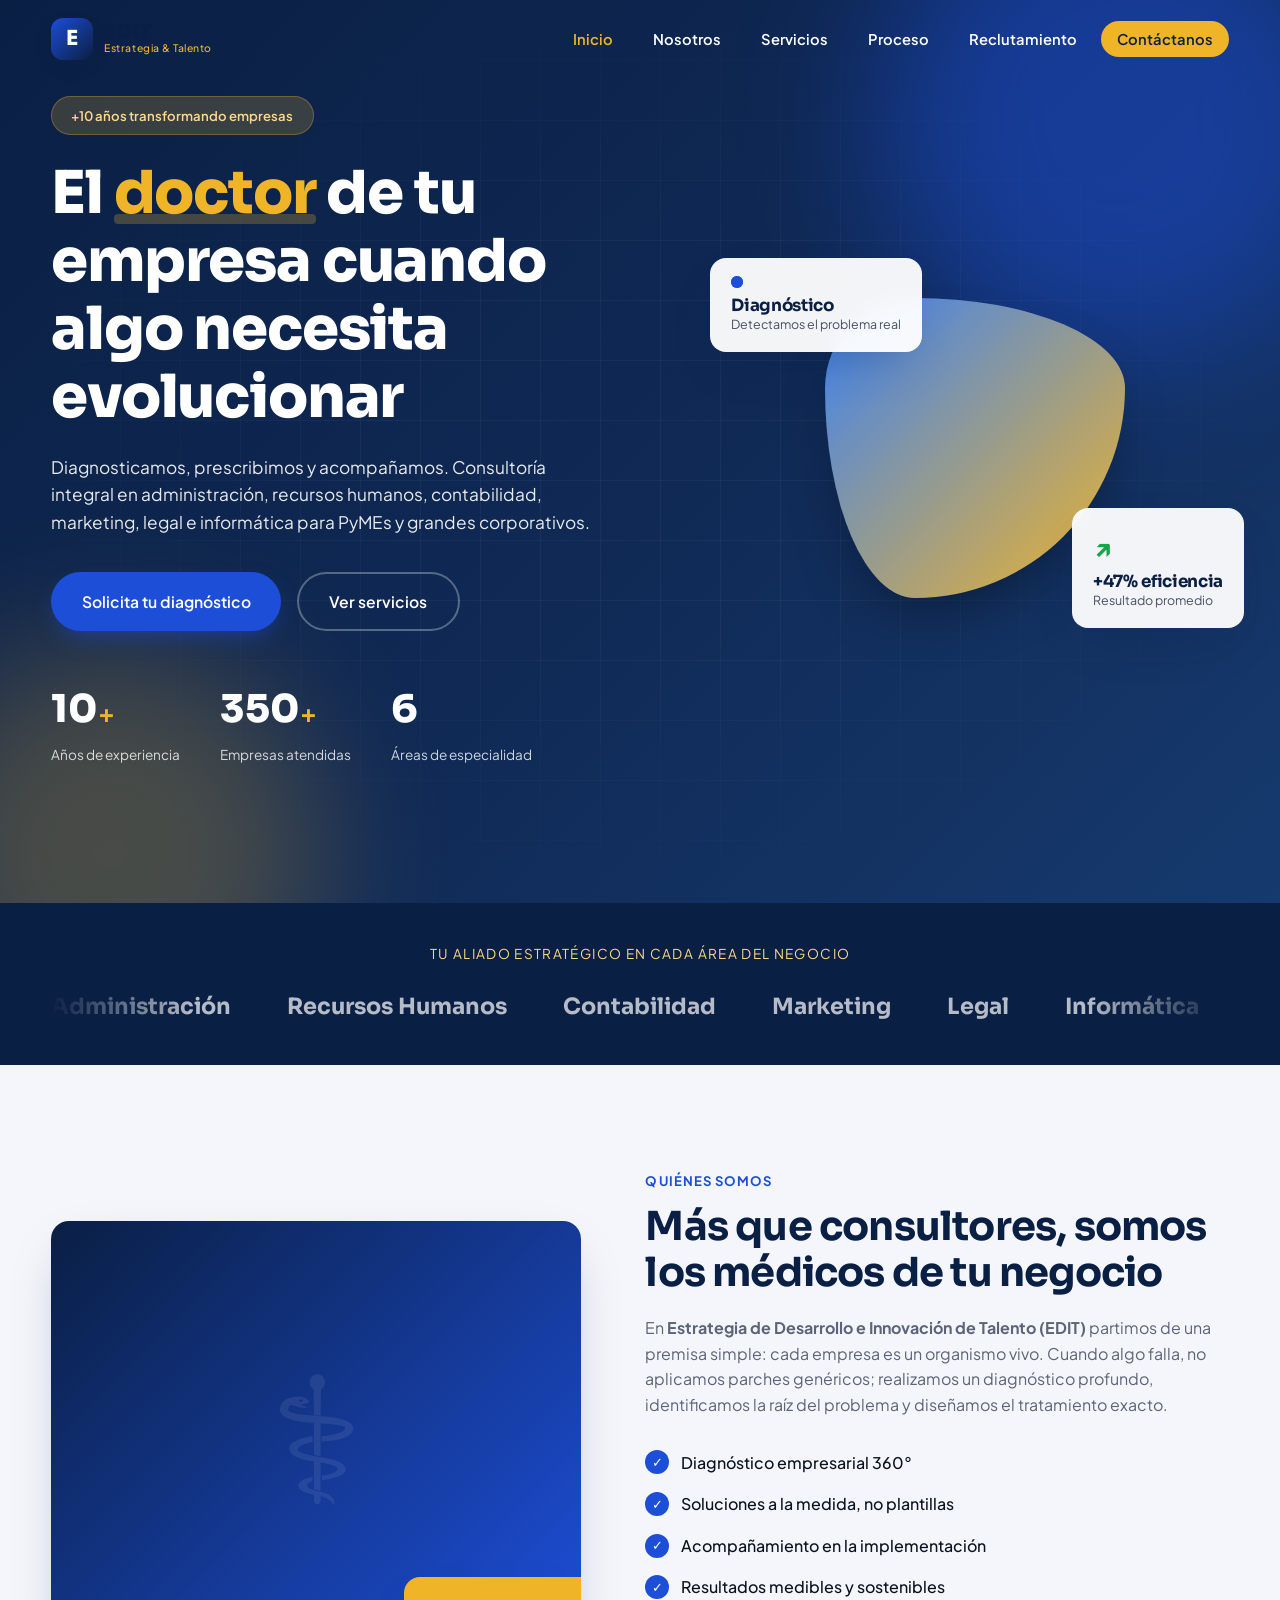
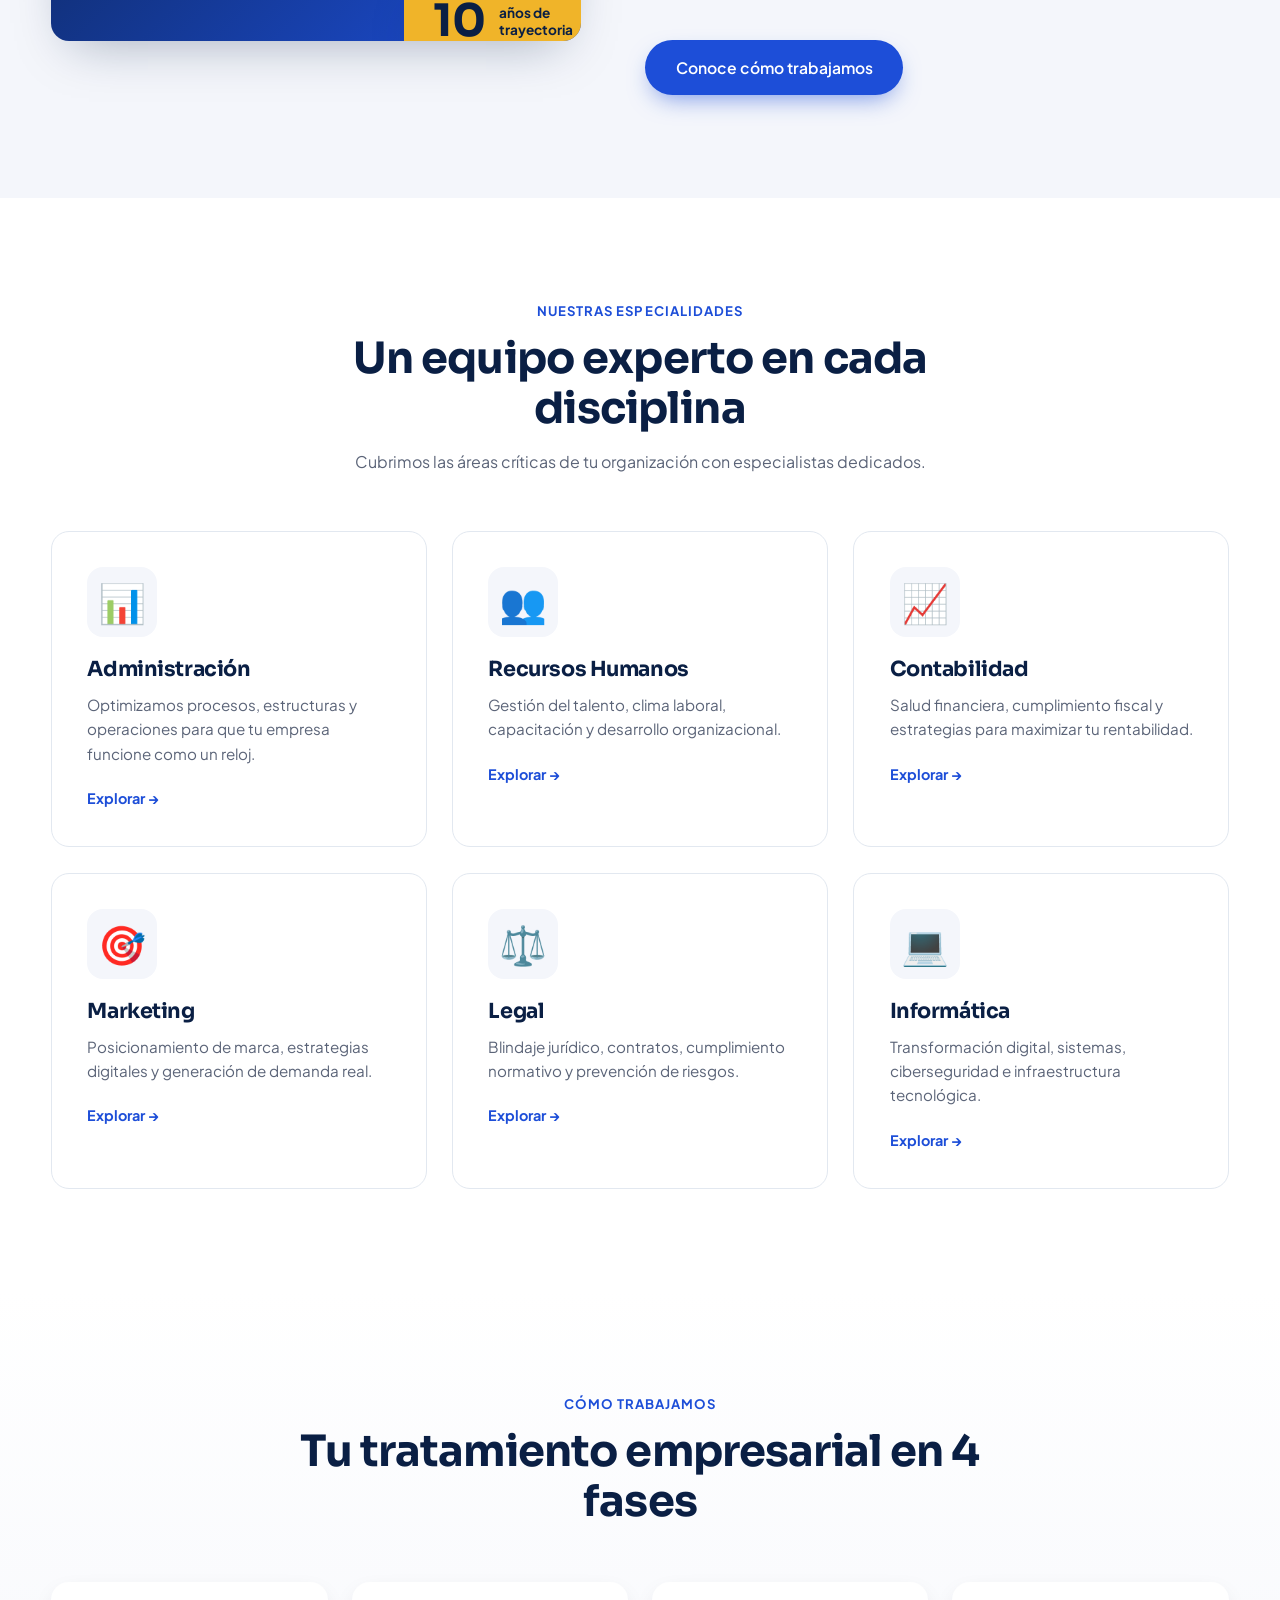
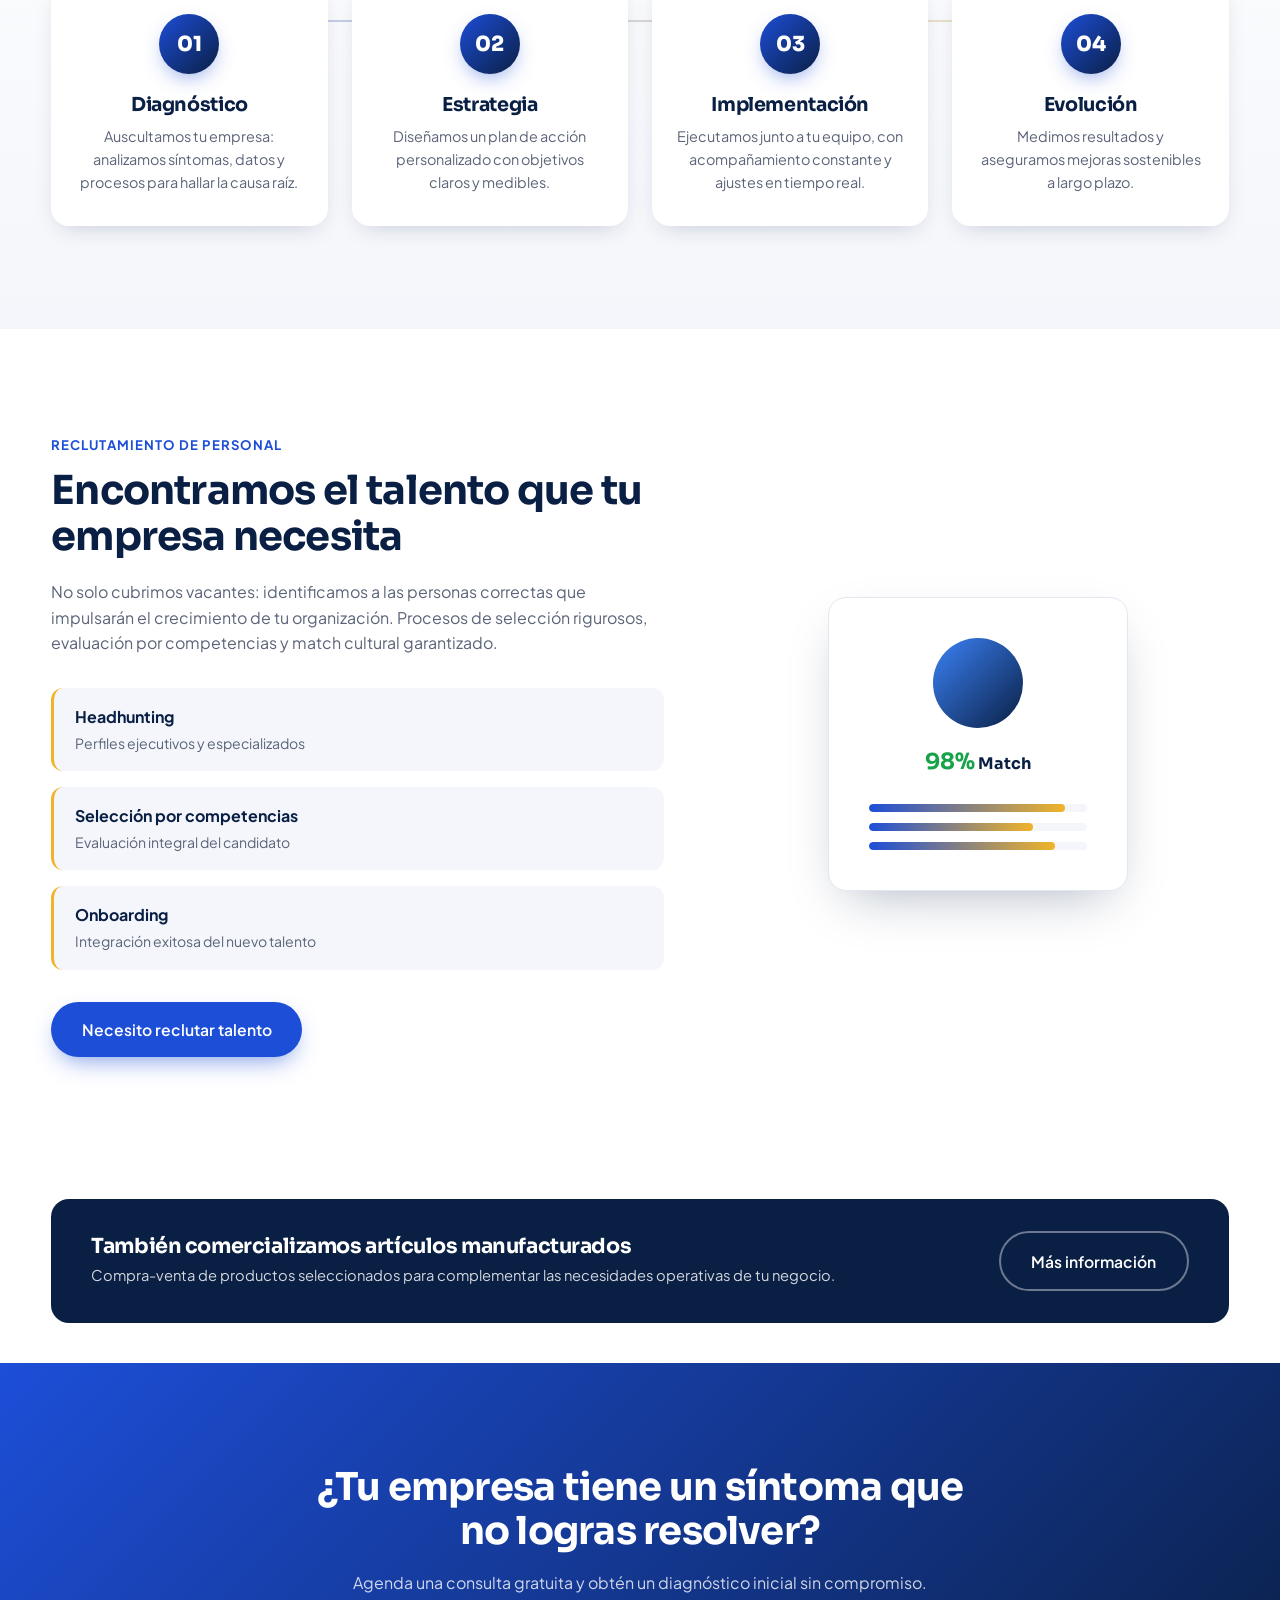
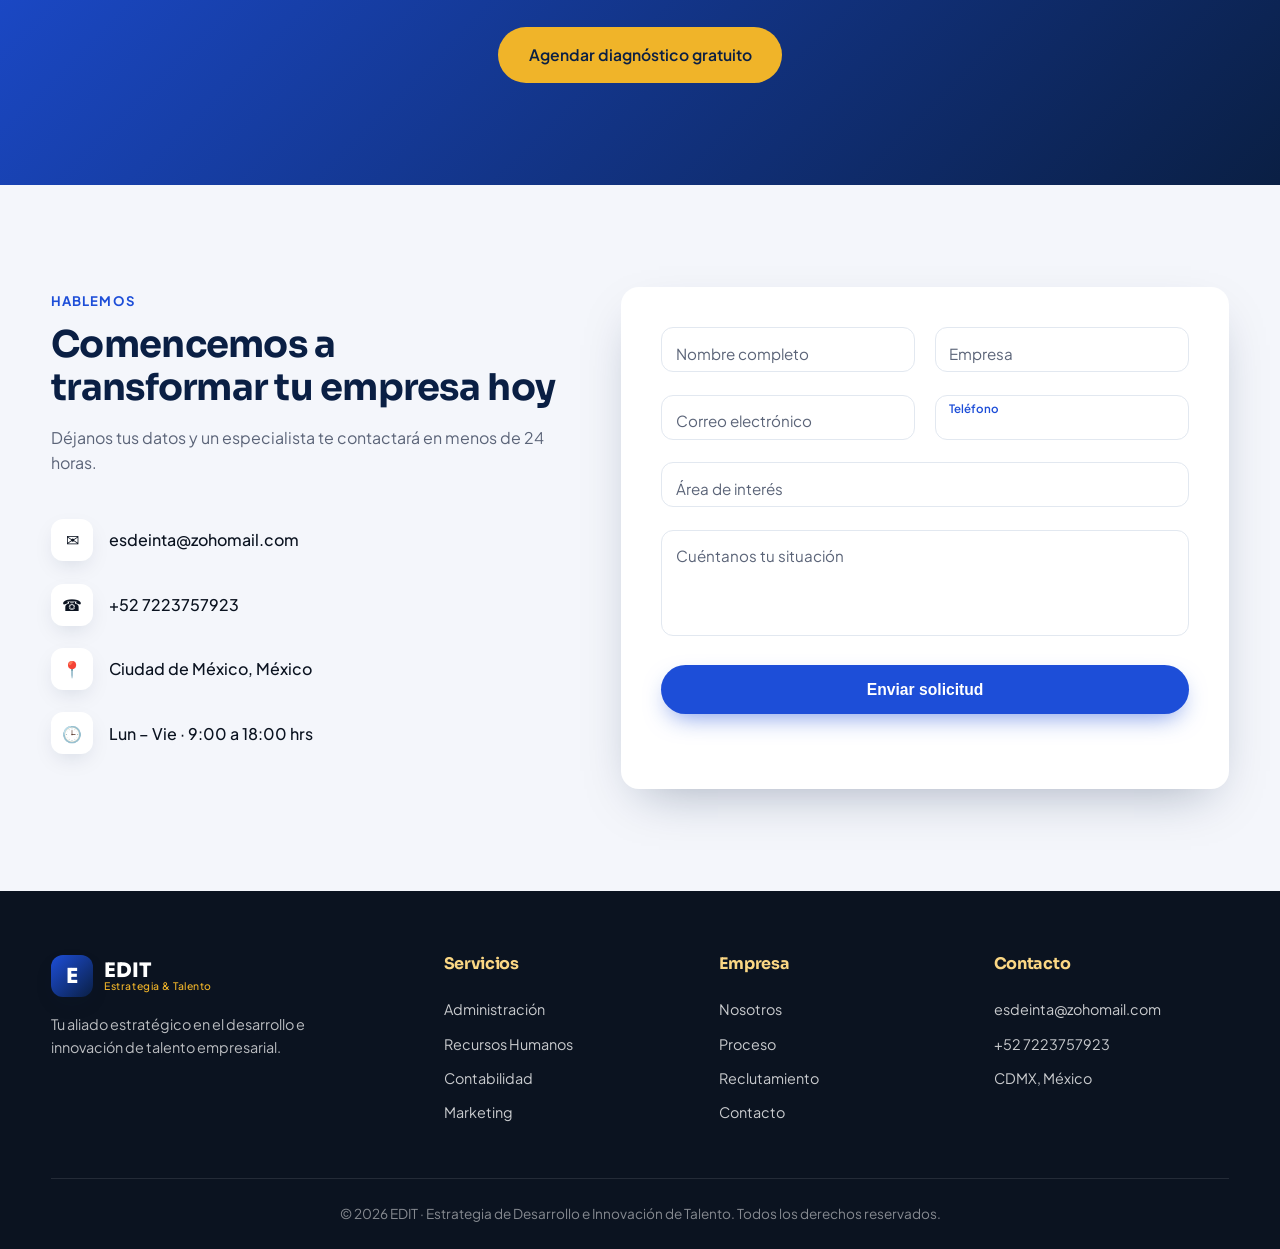
<file: index.html>
<!DOCTYPE html>
<html lang="es">
<head>
  <meta charset="UTF-8">
  <meta name="viewport" content="width=device-width, initial-scale=1.0">

  <title>Consultoría empresarial para PyMEs en México | EDIT</title>
  <meta
    name="description"
    content="EDIT ofrece consultoría empresarial en administración, recursos humanos, contabilidad, marketing, legal e informática para PyMEs y corporativos en México."
  >
  <meta name="robots" content="index, follow">
  <link rel="canonical" href="https://estrategia-desarrollo-innovacion-ta.vercel.app/">

  <link rel="preconnect" href="https://fonts.googleapis.com">
  <link href="https://fonts.googleapis.com/css2?family=Plus+Jakarta+Sans:wght@400;500;600;700;800&family=Sora:wght@600;700;800&display=swap" rel="stylesheet">
  <link rel="stylesheet" href="css/styles.css">
</head>
<body>

  <!-- PRELOADER -->
  <div class="preloader" id="preloader">
    <div class="loader-logo">EDIT</div>
    <div class="loader-bar"><span></span></div>
  </div>

  <!-- HEADER -->
  <header class="header" id="header">
    <nav class="nav container">
      <a href="#inicio" class="logo">
        <span class="logo-mark">E</span>
        <span class="logo-text">EDIT<small>Estrategia &amp; Talento</small></span>
      </a>

      <ul class="nav-menu" id="navMenu">
        <li><a href="#inicio" class="nav-link">Inicio</a></li>
        <li><a href="#nosotros" class="nav-link">Nosotros</a></li>
        <li><a href="#servicios" class="nav-link">Servicios</a></li>
        <li><a href="#proceso" class="nav-link">Proceso</a></li>
        <li><a href="#reclutamiento" class="nav-link">Reclutamiento</a></li>
        <li><a href="#contacto" class="nav-link nav-cta">Contáctanos</a></li>
      </ul>

      <button class="nav-toggle" id="navToggle" aria-label="Abrir menú">
        <span></span><span></span><span></span>
      </button>
    </nav>
  </header>

  <main>
    <!-- HERO -->
    <section class="hero" id="inicio">
      <div class="hero-bg">
        <div class="blob blob-1"></div>
        <div class="blob blob-2"></div>
        <div class="grid-overlay"></div>
      </div>

      <div class="container hero-content">
        <div class="hero-text">
          <span class="badge reveal">+10 años transformando empresas</span>
          <h1 class="reveal">
            El <span class="highlight">doctor</span> de tu empresa cuando algo necesita evolucionar
          </h1>
          <p class="reveal">
            Diagnosticamos, prescribimos y acompañamos. Consultoría integral en
            administración, recursos humanos, contabilidad, marketing, legal e informática
            para PyMEs y grandes corporativos.
          </p>
          <div class="hero-actions reveal">
            <a href="#contacto" class="btn btn-primary">Solicita tu diagnóstico</a>
            <a href="#servicios" class="btn btn-ghost">Ver servicios</a>
          </div>

          <div class="hero-stats reveal">
            <div class="stat">
              <span class="stat-num" data-count="10">0</span><span class="plus">+</span>
              <p>Años de experiencia</p>
            </div>
            <div class="stat">
              <span class="stat-num" data-count="350">0</span><span class="plus">+</span>
              <p>Empresas atendidas</p>
            </div>
            <div class="stat">
              <span class="stat-num" data-count="6">0</span>
              <p>Áreas de especialidad</p>
            </div>
          </div>
        </div>

        <div class="hero-visual reveal">
          <div class="card-float card-diag">
            <div class="pulse-dot"></div>
            <h4>Diagnóstico</h4>
            <p>Detectamos el problema real</p>
          </div>
          <div class="hero-shape"></div>
          <div class="card-float card-result">
            <div class="trend">↗</div>
            <h4>+47% eficiencia</h4>
            <p>Resultado promedio</p>
          </div>
        </div>
      </div>
    </section>

    <!-- ALIADOS / TRUST -->
    <section class="trust">
      <div class="container">
        <p class="trust-label">Tu aliado estratégico en cada área del negocio</p>
        <div class="trust-marquee">
          <div class="marquee-track">
            <span>Administración</span><span>Recursos Humanos</span><span>Contabilidad</span>
            <span>Marketing</span><span>Legal</span><span>Informática</span>
            <span>Administración</span><span>Recursos Humanos</span><span>Contabilidad</span>
            <span>Marketing</span><span>Legal</span><span>Informática</span>
          </div>
        </div>
      </div>
    </section>

    <!-- NOSOTROS -->
    <section class="about" id="nosotros">
      <div class="container about-grid">
        <div class="about-visual reveal-left">
          <div class="about-img">
            <div class="about-badge">
              <span class="big">10</span>
              <span>años de<br>trayectoria</span>
            </div>
          </div>
        </div>
        <div class="about-content reveal-right">
          <span class="section-tag">Quiénes somos</span>
          <h2>Más que consultores, somos los médicos de tu negocio</h2>
          <p>
            En <strong>Estrategia de Desarrollo e Innovación de Talento (EDIT)</strong> partimos
            de una premisa simple: cada empresa es un organismo vivo. Cuando algo falla,
            no aplicamos parches genéricos; realizamos un diagnóstico profundo, identificamos
            la raíz del problema y diseñamos el tratamiento exacto.
          </p>
          <ul class="about-list">
            <li><span>✓</span> Diagnóstico empresarial 360°</li>
            <li><span>✓</span> Soluciones a la medida, no plantillas</li>
            <li><span>✓</span> Acompañamiento en la implementación</li>
            <li><span>✓</span> Resultados medibles y sostenibles</li>
          </ul>
          <a href="#proceso" class="btn btn-primary">Conoce cómo trabajamos</a>
        </div>
      </div>
    </section>

    <!-- SERVICIOS -->
    <section class="services" id="servicios">
      <div class="container">
        <div class="section-head reveal">
          <span class="section-tag center">Nuestras especialidades</span>
          <h2>Un equipo experto en cada disciplina</h2>
          <p>Cubrimos las áreas críticas de tu organización con especialistas dedicados.</p>
        </div>

        <div class="services-grid">
          <article class="service-card reveal" data-area="admin">
            <div class="service-icon">📊</div>
            <h3>Administración</h3>
            <p>Optimizamos procesos, estructuras y operaciones para que tu empresa funcione como un reloj.</p>
            <span class="service-link">Explorar →</span>
          </article>

          <article class="service-card reveal" data-area="rrhh">
            <div class="service-icon">👥</div>
            <h3>Recursos Humanos</h3>
            <p>Gestión del talento, clima laboral, capacitación y desarrollo organizacional.</p>
            <span class="service-link">Explorar →</span>
          </article>

          <article class="service-card reveal" data-area="conta">
            <div class="service-icon">📈</div>
            <h3>Contabilidad</h3>
            <p>Salud financiera, cumplimiento fiscal y estrategias para maximizar tu rentabilidad.</p>
            <span class="service-link">Explorar →</span>
          </article>

          <article class="service-card reveal" data-area="mkt">
            <div class="service-icon">🎯</div>
            <h3>Marketing</h3>
            <p>Posicionamiento de marca, estrategias digitales y generación de demanda real.</p>
            <span class="service-link">Explorar →</span>
          </article>

          <article class="service-card reveal" data-area="legal">
            <div class="service-icon">⚖️</div>
            <h3>Legal</h3>
            <p>Blindaje jurídico, contratos, cumplimiento normativo y prevención de riesgos.</p>
            <span class="service-link">Explorar →</span>
          </article>

          <article class="service-card reveal" data-area="it">
            <div class="service-icon">💻</div>
            <h3>Informática</h3>
            <p>Transformación digital, sistemas, ciberseguridad e infraestructura tecnológica.</p>
            <span class="service-link">Explorar →</span>
          </article>
        </div>
      </div>
    </section>

    <!-- PROCESO -->
    <section class="process" id="proceso">
      <div class="container">
        <div class="section-head reveal">
          <span class="section-tag center">Cómo trabajamos</span>
          <h2>Tu tratamiento empresarial en 4 fases</h2>
        </div>

        <div class="timeline">
          <div class="t-step reveal">
            <div class="t-num">01</div>
            <h3>Diagnóstico</h3>
            <p>Auscultamos tu empresa: analizamos síntomas, datos y procesos para hallar la causa raíz.</p>
          </div>
          <div class="t-step reveal">
            <div class="t-num">02</div>
            <h3>Estrategia</h3>
            <p>Diseñamos un plan de acción personalizado con objetivos claros y medibles.</p>
          </div>
          <div class="t-step reveal">
            <div class="t-num">03</div>
            <h3>Implementación</h3>
            <p>Ejecutamos junto a tu equipo, con acompañamiento constante y ajustes en tiempo real.</p>
          </div>
          <div class="t-step reveal">
            <div class="t-num">04</div>
            <h3>Evolución</h3>
            <p>Medimos resultados y aseguramos mejoras sostenibles a largo plazo.</p>
          </div>
        </div>
      </div>
    </section>

    <!-- RECLUTAMIENTO -->
    <section class="recruit" id="reclutamiento">
      <div class="container recruit-grid">
        <div class="recruit-content reveal-left">
          <span class="section-tag">Reclutamiento de personal</span>
          <h2>Encontramos el talento que tu empresa necesita</h2>
          <p>
            No solo cubrimos vacantes: identificamos a las personas correctas que impulsarán
            el crecimiento de tu organización. Procesos de selección rigurosos, evaluación
            por competencias y match cultural garantizado.
          </p>
          <div class="recruit-features">
            <div class="rf"><strong>Headhunting</strong><span>Perfiles ejecutivos y especializados</span></div>
            <div class="rf"><strong>Selección por competencias</strong><span>Evaluación integral del candidato</span></div>
            <div class="rf"><strong>Onboarding</strong><span>Integración exitosa del nuevo talento</span></div>
          </div>
          <a href="#contacto" class="btn btn-primary">Necesito reclutar talento</a>
        </div>
        <div class="recruit-visual reveal-right">
          <div class="profile-card">
            <div class="avatar"></div>
            <div class="match-score"><span>98%</span> Match</div>
            <div class="skill-bars">
              <div class="bar"><span style="--w:90%"></span></div>
              <div class="bar"><span style="--w:75%"></span></div>
              <div class="bar"><span style="--w:85%"></span></div>
            </div>
          </div>
        </div>
      </div>
    </section>

    <!-- COMERCIALIZACIÓN (5% relevancia) -->
    <section class="commerce">
      <div class="container commerce-inner reveal">
        <div class="commerce-text">
          <h3>También comercializamos artículos manufacturados</h3>
          <p>Compra-venta de productos seleccionados para complementar las necesidades operativas de tu negocio.</p>
        </div>
        <a href="#contacto" class="btn btn-ghost-dark">Más información</a>
      </div>
    </section>

    <!-- CTA -->
    <section class="cta-band">
      <div class="container cta-inner reveal">
        <h2>¿Tu empresa tiene un síntoma que no logras resolver?</h2>
        <p>Agenda una consulta gratuita y obtén un diagnóstico inicial sin compromiso.</p>
        <a href="#contacto" class="btn btn-light">Agendar diagnóstico gratuito</a>
      </div>
    </section>

    <!-- CONTACTO -->
    <section class="contact" id="contacto">
      <div class="container contact-grid">
        <div class="contact-info reveal-left">
          <span class="section-tag">Hablemos</span>
          <h2>Comencemos a transformar tu empresa hoy</h2>
          <p>Déjanos tus datos y un especialista te contactará en menos de 24 horas.</p>

          <ul class="contact-list">
            <li><span class="ci">✉</span> esdeinta@zohomail.com</li>
            <li><span class="ci">☎</span> +52 7223757923</li>
            <li><span class="ci">📍</span> Ciudad de México, México</li>
            <li><span class="ci">🕒</span> Lun – Vie · 9:00 a 18:00 hrs</li>
          </ul>
        </div>

        <form class="contact-form reveal-right" id="contactForm" novalidate>
          <div class="form-row">
            <div class="field">
              <input type="text" id="name" required>
              <label for="name">Nombre completo</label>
            </div>
            <div class="field">
              <input type="text" id="company" required>
              <label for="company">Empresa</label>
            </div>
          </div>
          <div class="form-row">
            <div class="field">
              <input type="email" id="email" required>
              <label for="email">Correo electrónico</label>
            </div>
            <div class="field">
              <input type="tel" id="phone">
              <label for="phone">Teléfono</label>
            </div>
          </div>
          <div class="field">
            <select id="area" required>
              <option value="" disabled selected hidden></option>
              <option>Administración</option>
              <option>Recursos Humanos</option>
              <option>Contabilidad</option>
              <option>Marketing</option>
              <option>Legal</option>
              <option>Informática</option>
              <option>Reclutamiento</option>
            </select>
            <label for="area" class="select-label">Área de interés</label>
          </div>
          <div class="field">
            <textarea id="message" rows="4" required></textarea>
            <label for="message">Cuéntanos tu situación</label>
          </div>
          <button type="submit" class="btn btn-primary btn-full">Enviar solicitud</button>
          <p class="form-msg" id="formMsg"></p>
        </form>
      </div>
    </section>
  </main>

  <!-- FOOTER -->
  <footer class="footer">
    <div class="container footer-grid">
      <div class="footer-brand">
        <a href="#inicio" class="logo">
          <span class="logo-mark">E</span>
          <span class="logo-text">EDIT<small>Estrategia &amp; Talento</small></span>
        </a>
        <p>Tu aliado estratégico en el desarrollo e innovación de talento empresarial.</p>
      </div>
      <div class="footer-col">
        <h4>Servicios</h4>
        <a href="#servicios">Administración</a>
        <a href="#servicios">Recursos Humanos</a>
        <a href="#servicios">Contabilidad</a>
        <a href="#servicios">Marketing</a>
      </div>
      <div class="footer-col">
        <h4>Empresa</h4>
        <a href="#nosotros">Nosotros</a>
        <a href="#proceso">Proceso</a>
        <a href="#reclutamiento">Reclutamiento</a>
        <a href="#contacto">Contacto</a>
      </div>
      <div class="footer-col">
        <h4>Contacto</h4>
        <a href="mailto:esdeinta@zohomail.com">esdeinta@zohomail.com</a>
        <a href="#">+52 7223757923</a>
        <a href="#">CDMX, México</a>
      </div>
    </div>
    <div class="footer-bottom container">
      <p>© <span id="year"></span> EDIT · Estrategia de Desarrollo e Innovación de Talento. Todos los derechos reservados.</p>
    </div>
  </footer>

  <button class="back-top" id="backTop" aria-label="Volver arriba">↑</button>

  <!-- MODAL DINÁMICO -->
<div class="modal" id="modal" aria-hidden="true">
  <div class="modal-overlay" data-close></div>
  <div class="modal-box" role="dialog" aria-modal="true">
    <button class="modal-close" data-close aria-label="Cerrar">&times;</button>
    <div class="modal-icon" id="modalIcon">📊</div>
    <h3 id="modalTitle">Título</h3>
    <p id="modalText">Descripción</p>
    <ul class="modal-list" id="modalList"></ul>
    <a href="#contacto" class="btn btn-primary" data-close>Solicitar este servicio</a>
  </div>
</div>

  <script src="js/script.js"></script>
</body>
</html>
</file>
<file: css/styles.css>
/* ===== VARIABLES & RESET ===== */
:root{
  --navy:#0a1f44;
  --navy-2:#102a56;
  --blue:#1d4ed8;
  --blue-light:#3b82f6;
  --gold:#f0b429;
  --gold-soft:#fbd784;
  --ink:#0b1320;
  --gray:#5b6478;
  --light:#f4f6fb;
  --white:#ffffff;
  --border:#e2e8f0;
  --radius:18px;
  --shadow:0 20px 50px -20px rgba(10,31,68,.35);
  --shadow-sm:0 8px 24px -10px rgba(10,31,68,.25);
  --trans:.4s cubic-bezier(.22,.61,.36,1);
  --font:'Plus Jakarta Sans',sans-serif;
  --font-head:'Sora',sans-serif;
}

*{margin:0;padding:0;box-sizing:border-box}
html{scroll-behavior:smooth}
body{
  font-family:var(--font);
  color:var(--ink);
  background:var(--white);
  line-height:1.6;
  overflow-x:hidden;
}
h1,h2,h3,h4{font-family:var(--font-head);line-height:1.15;letter-spacing:-.02em}
a{text-decoration:none;color:inherit}
ul{list-style:none}
img{max-width:100%;display:block}
section{padding:clamp(4rem,8vw,7rem) 0}
.container{width:min(1200px,92%);margin-inline:auto}

/* ===== BUTTONS ===== */
.btn{
  display:inline-flex;align-items:center;justify-content:center;
  padding:.95rem 1.9rem;border-radius:50px;font-weight:600;
  font-size:.98rem;cursor:pointer;border:none;
  transition:var(--trans);position:relative;overflow:hidden;
}
.btn-primary{background:var(--blue);color:#fff;box-shadow:0 10px 24px -8px rgba(29,78,216,.6)}
.btn-primary:hover{background:var(--navy);transform:translateY(-3px);box-shadow:0 16px 30px -8px rgba(29,78,216,.7)}
.btn-ghost{background:transparent;color:var(--navy);border:2px solid var(--border)}
.btn-ghost:hover{border-color:var(--blue);color:var(--blue);transform:translateY(-3px)}
.btn-ghost-dark{background:transparent;color:#fff;border:2px solid rgba(255,255,255,.4)}
.btn-ghost-dark:hover{background:#fff;color:var(--navy)}
.btn-light{background:var(--gold);color:var(--navy)}
.btn-light:hover{background:var(--gold-soft);transform:translateY(-3px)}
.btn-full{width:100%}

/* ===== PRELOADER ===== */
.preloader{
  position:fixed;inset:0;background:var(--navy);z-index:9999;
  display:flex;flex-direction:column;align-items:center;justify-content:center;gap:1.5rem;
  transition:opacity .6s ease,visibility .6s ease;
}
.preloader.hide{opacity:0;visibility:hidden}
.loader-logo{font-family:var(--font-head);font-weight:800;font-size:2.5rem;color:#fff;letter-spacing:.3em}
.loader-bar{width:180px;height:4px;background:rgba(255,255,255,.15);border-radius:4px;overflow:hidden}
.loader-bar span{display:block;height:100%;width:0;background:var(--gold);animation:load 1.4s ease forwards}
@keyframes load{to{width:100%}}

/* ===== HEADER ===== */
.header{
  position:fixed;top:0;left:0;width:100%;z-index:1000;
  padding:1.1rem 0;transition:var(--trans);
}
.header.scrolled{background:rgba(255,255,255,.85);backdrop-filter:blur(14px);
  box-shadow:0 4px 30px -12px rgba(10,31,68,.25);padding:.7rem 0}
.nav{display:flex;align-items:center;justify-content:space-between}
.logo{display:flex;align-items:center;gap:.7rem}
.logo-mark{
  width:42px;height:42px;border-radius:12px;
  background:linear-gradient(135deg,var(--blue),var(--navy));
  color:#fff;display:grid;place-items:center;font-family:var(--font-head);
  font-weight:800;font-size:1.3rem;box-shadow:var(--shadow-sm);
}
.logo-text{font-family:var(--font-head);font-weight:800;font-size:1.25rem;color:var(--navy);line-height:1;display:flex;flex-direction:column}
.logo-text small{font-family:var(--font);font-weight:500;font-size:.65rem;color:var(--gold);letter-spacing:.05em}
.header.scrolled .logo-text{color:var(--navy)}

.nav-menu{display:flex;align-items:center;gap:.5rem}
.nav-link{
  padding:.55rem 1rem;border-radius:50px;font-weight:600;font-size:.92rem;
  color:var(--navy);transition:var(--trans);position:relative;
}
.header:not(.scrolled) .nav-link{color:#fff}
.header:not(.scrolled) .nav-link.nav-cta{color:#fff}
.nav-link:not(.nav-cta):hover{color:var(--gold)}
.nav-cta{background:var(--gold);color:var(--navy)!important}
.nav-cta:hover{background:var(--gold-soft);transform:translateY(-2px)}

.nav-toggle{display:none;flex-direction:column;gap:5px;background:none;border:none;cursor:pointer;z-index:1001}
.nav-toggle span{width:26px;height:2.5px;background:#fff;border-radius:2px;transition:var(--trans)}
.header.scrolled .nav-toggle span{background:var(--navy)}

/* ===== HERO ===== */
.hero{
  min-height:100vh;display:flex;align-items:center;position:relative;
  background:linear-gradient(135deg,var(--navy) 0%,var(--navy-2) 55%,#163a6e 100%);
  color:#fff;overflow:hidden;padding-top:6rem;
}
.hero-bg{position:absolute;inset:0;z-index:0}
.blob{position:absolute;border-radius:50%;filter:blur(70px);opacity:.5}
.blob-1{width:480px;height:480px;background:var(--blue);top:-120px;right:-80px;animation:float 9s ease-in-out infinite}
.blob-2{width:420px;height:420px;background:var(--gold);bottom:-160px;left:-100px;opacity:.25;animation:float 11s ease-in-out infinite reverse}
.grid-overlay{position:absolute;inset:0;
  background-image:linear-gradient(rgba(255,255,255,.04) 1px,transparent 1px),linear-gradient(90deg,rgba(255,255,255,.04) 1px,transparent 1px);
  background-size:60px 60px;mask-image:radial-gradient(ellipse at center,#000 30%,transparent 75%)}
@keyframes float{0%,100%{transform:translate(0,0)}50%{transform:translate(20px,-30px)}}

.hero-content{position:relative;z-index:2;display:grid;grid-template-columns:1.1fr .9fr;gap:3rem;align-items:center}
.badge{
  display:inline-block;padding:.5rem 1.2rem;border-radius:50px;font-size:.82rem;font-weight:600;
  background:rgba(240,180,41,.15);color:var(--gold-soft);border:1px solid rgba(240,180,41,.3);margin-bottom:1.5rem;
}
.hero-text h1{font-size:clamp(2.3rem,5vw,3.7rem);font-weight:800;margin-bottom:1.4rem}
.highlight{position:relative;color:var(--gold)}
.highlight::after{content:"";position:absolute;left:0;bottom:6px;width:100%;height:10px;background:rgba(240,180,41,.25);z-index:-1;border-radius:4px}
.hero-text p{font-size:1.08rem;color:rgba(255,255,255,.78);max-width:540px;margin-bottom:2.2rem}
.hero-actions{display:flex;gap:1rem;flex-wrap:wrap;margin-bottom:3rem}
.hero-actions .btn-ghost{color:#fff;border-color:rgba(255,255,255,.3)}
.hero-actions .btn-ghost:hover{background:rgba(255,255,255,.08);color:#fff;border-color:#fff}

.hero-stats{display:flex;gap:2.5rem;flex-wrap:wrap}
.stat{position:relative}
.stat-num{font-family:var(--font-head);font-size:2.4rem;font-weight:800;color:#fff}
.stat .plus{font-size:1.6rem;color:var(--gold);font-weight:700}
.stat p{font-size:.85rem;color:rgba(255,255,255,.6);margin-top:.2rem}

/* Hero visual */
.hero-visual{position:relative;height:420px;display:grid;place-items:center}
.hero-shape{
  width:300px;height:300px;border-radius:30% 70% 70% 30%/30% 30% 70% 70%;
  background:linear-gradient(135deg,var(--blue-light),var(--gold));
  animation:morph 8s ease-in-out infinite;box-shadow:0 30px 60px -20px rgba(0,0,0,.4)}
@keyframes morph{0%,100%{border-radius:30% 70% 70% 30%/30% 30% 70% 70%}50%{border-radius:70% 30% 40% 60%/60% 40% 60% 40%}}
.card-float{
  position:absolute;background:rgba(255,255,255,.95);color:var(--ink);
  padding:1.1rem 1.3rem;border-radius:16px;box-shadow:var(--shadow);backdrop-filter:blur(10px);
}
.card-float h4{font-size:1.05rem;color:var(--navy)}
.card-float p{font-size:.78rem;color:var(--gray)}
.card-diag{top:20px;left:-10px;animation:bob 4s ease-in-out infinite}
.card-result{bottom:30px;right:-15px;animation:bob 4s ease-in-out infinite .8s}
@keyframes bob{0%,100%{transform:translateY(0)}50%{transform:translateY(-14px)}}
.pulse-dot{width:12px;height:12px;background:var(--blue);border-radius:50%;margin-bottom:.5rem;position:relative}
.pulse-dot::after{content:"";position:absolute;inset:0;border-radius:50%;background:var(--blue);animation:pulse 1.8s infinite}
@keyframes pulse{0%{transform:scale(1);opacity:.7}100%{transform:scale(3);opacity:0}}
.trend{font-size:1.6rem;color:#16a34a;font-weight:800;margin-bottom:.3rem}

/* ===== TRUST MARQUEE ===== */
.trust{background:var(--navy);padding:2.5rem 0;color:#fff;overflow:hidden}
.trust-label{text-align:center;font-size:.85rem;letter-spacing:.1em;text-transform:uppercase;color:var(--gold-soft);margin-bottom:1.5rem}
.trust-marquee{overflow:hidden;-webkit-mask-image:linear-gradient(90deg,transparent,#000 12%,#000 88%,transparent)}
.marquee-track{display:flex;gap:3.5rem;width:max-content;animation:marquee 22s linear infinite}
.marquee-track span{font-family:var(--font-head);font-weight:700;font-size:1.4rem;color:rgba(255,255,255,.45);white-space:nowrap}
@keyframes marquee{to{transform:translateX(-50%)}}

/* ===== SECTION HEAD ===== */
.section-tag{display:inline-block;font-size:.82rem;font-weight:700;letter-spacing:.08em;text-transform:uppercase;color:var(--blue);margin-bottom:.8rem}
.section-tag.center{display:block;text-align:center}
.section-head{text-align:center;max-width:680px;margin:0 auto 3.5rem}
.section-head h2{font-size:clamp(1.9rem,4vw,2.7rem);margin-bottom:1rem;color:var(--navy)}
.section-head p{color:var(--gray)}

/* ===== ABOUT ===== */
.about{background:var(--light)}
.about-grid{display:grid;grid-template-columns:1fr 1.1fr;gap:4rem;align-items:center}
.about-visual{position:relative}
.about-img{
  height:420px;border-radius:var(--radius);position:relative;
  background:linear-gradient(135deg,var(--navy),var(--blue));
  box-shadow:var(--shadow);overflow:hidden;
}
.about-img::before{content:"⚕";position:absolute;inset:0;display:grid;place-items:center;font-size:11rem;color:rgba(255,255,255,.08)}
.about-badge{
  position:absolute;bottom:-25px;right:-20px;background:var(--gold);color:var(--navy);
  padding:1.4rem 1.8rem;border-radius:16px;display:flex;align-items:center;gap:.8rem;
  box-shadow:var(--shadow);font-weight:700;
}
.about-badge .big{font-family:var(--font-head);font-size:2.8rem;line-height:1}
.about-badge span:last-child{font-size:.85rem;line-height:1.2}
.about-content h2{font-size:clamp(1.8rem,3.5vw,2.5rem);color:var(--navy);margin-bottom:1.2rem}
.about-content p{color:var(--gray);margin-bottom:1.5rem}
.about-list{margin-bottom:2rem}
.about-list li{display:flex;align-items:center;gap:.7rem;padding:.5rem 0;font-weight:500}
.about-list span{width:24px;height:24px;background:var(--blue);color:#fff;border-radius:50%;display:grid;place-items:center;font-size:.8rem;flex-shrink:0}

/* ===== SERVICES ===== */
.services-grid{display:grid;grid-template-columns:repeat(auto-fit,minmax(290px,1fr));gap:1.6rem}
.service-card{
  background:#fff;padding:2.2rem;border-radius:var(--radius);border:1px solid var(--border);
  transition:var(--trans);position:relative;overflow:hidden;cursor:pointer;
}
.service-card::before{
  content:"";position:absolute;top:0;left:0;width:100%;height:4px;
  background:linear-gradient(90deg,var(--blue),var(--gold));transform:scaleX(0);transform-origin:left;transition:var(--trans);
}
.service-card:hover{transform:translateY(-10px);box-shadow:var(--shadow);border-color:transparent}
.service-card:hover::before{transform:scaleX(1)}
.service-icon{font-size:2.4rem;width:70px;height:70px;background:var(--light);border-radius:16px;display:grid;place-items:center;margin-bottom:1.3rem;transition:var(--trans)}
.service-card:hover .service-icon{background:var(--navy);transform:rotate(-6deg) scale(1.05)}
.service-card h3{font-size:1.3rem;color:var(--navy);margin-bottom:.7rem}
.service-card p{color:var(--gray);font-size:.95rem;margin-bottom:1.2rem}
.service-link{font-weight:700;color:var(--blue);font-size:.9rem;transition:var(--trans)}
.service-card:hover .service-link{letter-spacing:.03em}

/* ===== PROCESS TIMELINE ===== */
.process{background:linear-gradient(180deg,#fff,var(--light))}
.timeline{display:grid;grid-template-columns:repeat(4,1fr);gap:1.5rem;position:relative}
.timeline::before{content:"";position:absolute;top:38px;left:5%;width:90%;height:2px;background:linear-gradient(90deg,var(--blue),var(--gold));opacity:.3}
.t-step{background:#fff;padding:2rem 1.5rem;border-radius:var(--radius);box-shadow:var(--shadow-sm);text-align:center;position:relative;transition:var(--trans)}
.t-step:hover{transform:translateY(-8px);box-shadow:var(--shadow)}
.t-num{
  width:60px;height:60px;margin:0 auto 1.2rem;border-radius:50%;
  background:linear-gradient(135deg,var(--blue),var(--navy));color:#fff;
  display:grid;place-items:center;font-family:var(--font-head);font-weight:800;font-size:1.3rem;
  box-shadow:0 8px 20px -6px rgba(29,78,216,.5);position:relative;z-index:1;
}
.t-step h3{font-size:1.2rem;color:var(--navy);margin-bottom:.6rem}
.t-step p{color:var(--gray);font-size:.9rem}

/* ===== RECRUIT ===== */
.recruit-grid{display:grid;grid-template-columns:1.1fr .9fr;gap:4rem;align-items:center}
.recruit-content h2{font-size:clamp(1.8rem,3.5vw,2.5rem);color:var(--navy);margin-bottom:1.2rem}
.recruit-content>p{color:var(--gray);margin-bottom:2rem}
.recruit-features{display:flex;flex-direction:column;gap:1rem;margin-bottom:2rem}
.rf{padding:1rem 1.3rem;background:var(--light);border-radius:12px;border-left:3px solid var(--gold)}
.rf strong{display:block;color:var(--navy)}
.rf span{font-size:.88rem;color:var(--gray)}
.recruit-visual{display:grid;place-items:center}
.profile-card{
  background:#fff;border:1px solid var(--border);border-radius:var(--radius);
  padding:2.5rem;width:300px;box-shadow:var(--shadow);text-align:center;position:relative;
  animation:bob 5s ease-in-out infinite;
}
.avatar{width:90px;height:90px;border-radius:50%;margin:0 auto 1rem;background:linear-gradient(135deg,var(--blue-light),var(--navy))}
.match-score{font-family:var(--font-head);font-weight:700;color:var(--navy);margin-bottom:1.5rem}
.match-score span{color:#16a34a;font-size:1.4rem}
.skill-bars{display:flex;flex-direction:column;gap:.7rem}
.bar{height:8px;background:var(--light);border-radius:8px;overflow:hidden}
.bar span{display:block;height:100%;width:0;background:linear-gradient(90deg,var(--blue),var(--gold));border-radius:8px;transition:width 1.4s ease}
.bar.animate span{width:var(--w)}

/* ===== COMMERCE (5%) ===== */
.commerce{padding:2.5rem 0}
.commerce-inner{
  background:var(--navy);border-radius:var(--radius);padding:2rem 2.5rem;
  display:flex;align-items:center;justify-content:space-between;gap:1.5rem;flex-wrap:wrap;color:#fff;
}
.commerce-text h3{font-size:1.3rem;margin-bottom:.3rem}
.commerce-text p{color:rgba(255,255,255,.7);font-size:.92rem}

/* ===== CTA BAND ===== */
.cta-band{background:linear-gradient(135deg,var(--blue),var(--navy));color:#fff;text-align:center}
.cta-inner h2{font-size:clamp(1.7rem,3.5vw,2.4rem);margin-bottom:1rem;max-width:700px;margin-inline:auto}
.cta-inner p{color:rgba(255,255,255,.8);margin-bottom:2rem}

/* ===== CONTACT ===== */
.contact{background:var(--light)}
.contact-grid{display:grid;grid-template-columns:1fr 1.2fr;gap:4rem;align-items:start}
.contact-info h2{font-size:clamp(1.7rem,3vw,2.3rem);color:var(--navy);margin-bottom:1rem}
.contact-info>p{color:var(--gray);margin-bottom:2rem}
.contact-list li{display:flex;align-items:center;gap:1rem;padding:.7rem 0;font-weight:500}
.ci{width:42px;height:42px;background:#fff;border-radius:12px;display:grid;place-items:center;box-shadow:var(--shadow-sm)}

.contact-form{background:#fff;padding:2.5rem;border-radius:var(--radius);box-shadow:var(--shadow)}
.form-row{display:grid;grid-template-columns:1fr 1fr;gap:1.2rem}
.field{position:relative;margin-bottom:1.4rem}
.field input,.field select,.field textarea{
  width:100%;padding:1rem .9rem .5rem;border:1.5px solid var(--border);border-radius:12px;
  font-family:var(--font);font-size:.95rem;background:transparent;transition:var(--trans);resize:none;
}
.field textarea{padding-top:1.3rem}
.field label{
  position:absolute;left:.9rem;top:.9rem;color:var(--gray);font-size:.95rem;
  pointer-events:none;transition:var(--trans);
}
.field input:focus,.field select:focus,.field textarea:focus{outline:none;border-color:var(--blue)}
.field input:focus+label,.field input:valid+label,
.field textarea:focus+label,.field textarea:valid+label,
.field select:focus+.select-label,.field select:valid+.select-label{
  top:.35rem;font-size:.72rem;color:var(--blue);font-weight:600;
}
.field select{appearance:none;cursor:pointer}
.form-msg{text-align:center;margin-top:1rem;font-weight:600;font-size:.9rem;min-height:1.2rem}
.form-msg.ok{color:#16a34a}
.form-msg.err{color:#dc2626}

/* ===== FOOTER ===== */
.footer{background:var(--ink);color:#fff;padding:4rem 0 1.5rem}
.footer-grid{display:grid;grid-template-columns:1.5fr 1fr 1fr 1fr;gap:2.5rem;margin-bottom:3rem}
.footer .logo-text{color:#fff}
.footer-brand p{color:rgba(255,255,255,.6);font-size:.9rem;margin-top:1rem;max-width:300px}
.footer-col h4{margin-bottom:1.2rem;font-size:1rem;color:var(--gold-soft)}
.footer-col a{display:block;color:rgba(255,255,255,.65);font-size:.9rem;padding:.35rem 0;transition:var(--trans)}
.footer-col a:hover{color:var(--gold);padding-left:6px}
.footer-bottom{border-top:1px solid rgba(255,255,255,.1);padding-top:1.5rem;text-align:center}
.footer-bottom p{color:rgba(255,255,255,.5);font-size:.85rem}

/* ===== BACK TO TOP ===== */
.back-top{
  position:fixed;bottom:25px;right:25px;width:48px;height:48px;border-radius:50%;
  background:var(--blue);color:#fff;border:none;font-size:1.3rem;cursor:pointer;z-index:900;
  opacity:0;visibility:hidden;transform:translateY(20px);transition:var(--trans);box-shadow:var(--shadow-sm);
}
.back-top.show{opacity:1;visibility:visible;transform:translateY(0)}
.back-top:hover{background:var(--navy);transform:translateY(-4px)}

/* ===== SCROLL REVEAL ===== */
.reveal,.reveal-left,.reveal-right{opacity:0;transition:.8s cubic-bezier(.22,.61,.36,1)}
.reveal{transform:translateY(40px)}
.reveal-left{transform:translateX(-50px)}
.reveal-right{transform:translateX(50px)}
.reveal.visible,.reveal-left.visible,.reveal-right.visible{opacity:1;transform:translate(0)}

/* ===== RESPONSIVE ===== */
@media(max-width:980px){
  .hero-content,.about-grid,.recruit-grid,.contact-grid{grid-template-columns:1fr}
  .hero-visual{height:340px;order:-1}
  .timeline{grid-template-columns:repeat(2,1fr)}
  .timeline::before{display:none}
  .about-badge{right:20px}
  .footer-grid{grid-template-columns:1fr 1fr}
}
@media(max-width:768px){
  .nav-toggle{display:flex}
  .nav-menu{
    position:fixed;top:0;right:-100%;width:75%;max-width:320px;height:100vh;
    background:var(--navy);flex-direction:column;justify-content:center;gap:1.5rem;
    transition:right .45s cubic-bezier(.22,.61,.36,1);box-shadow:-20px 0 60px rgba(0,0,0,.3);
  }
  .nav-menu.open{right:0}
  .nav-link{color:#fff!important;font-size:1.1rem}
  .nav-toggle.active span{background:#fff}
  .nav-toggle.active span:nth-child(1){transform:translateY(7.5px) rotate(45deg)}
  .nav-toggle.active span:nth-child(2){opacity:0}
  .nav-toggle.active span:nth-child(3){transform:translateY(-7.5px) rotate(-45deg)}
  .form-row{grid-template-columns:1fr}
  .hero-stats{gap:1.5rem}
}
@media(max-width:560px){
  .timeline{grid-template-columns:1fr}
  .footer-grid{grid-template-columns:1fr}
  .commerce-inner{flex-direction:column;text-align:center}
  .service-card{padding:1.8rem}
}

/* ===== MODAL ===== */
.modal{
  position:fixed;inset:0;z-index:2000;display:flex;align-items:center;justify-content:center;
  padding:1.5rem;opacity:0;visibility:hidden;transition:var(--trans);
}
.modal.open{opacity:1;visibility:visible}
.modal-overlay{position:absolute;inset:0;background:rgba(10,19,32,.65);backdrop-filter:blur(6px)}
.modal-box{
  position:relative;background:#fff;max-width:520px;width:100%;border-radius:var(--radius);
  padding:2.5rem;box-shadow:var(--shadow);text-align:left;
  transform:translateY(30px) scale(.96);transition:var(--trans);
}
.modal.open .modal-box{transform:translateY(0) scale(1)}
.modal-close{
  position:absolute;top:1rem;right:1.2rem;background:var(--light);border:none;
  width:38px;height:38px;border-radius:50%;font-size:1.5rem;line-height:1;color:var(--navy);
  cursor:pointer;transition:var(--trans);
}
.modal-close:hover{background:var(--navy);color:#fff;transform:rotate(90deg)}
.modal-icon{
  width:72px;height:72px;border-radius:18px;display:grid;place-items:center;font-size:2.2rem;
  background:linear-gradient(135deg,var(--blue),var(--navy));margin-bottom:1.3rem;
}
.modal-box h3{font-size:1.5rem;color:var(--navy);margin-bottom:.8rem}
.modal-box>p{color:var(--gray);margin-bottom:1.3rem}
.modal-list{margin-bottom:1.8rem}
.modal-list li{display:flex;align-items:flex-start;gap:.6rem;padding:.4rem 0;color:var(--ink);font-size:.95rem}
.modal-list li::before{content:"✓";color:var(--blue);font-weight:800;flex-shrink:0}

/* ===== CORRECCIONES DE CONTRASTE ===== */
/* CTA en navbar sobre hero oscuro: aseguramos texto navy legible */
.header:not(.scrolled) .nav-link.nav-cta{color:var(--navy)!important}

/* Texto del hero más legible */
.hero-text p{color:rgba(255,255,255,.9)}
.stat p{color:rgba(255,255,255,.8)}

/* Marquee: subimos opacidad para que las áreas se lean */
.marquee-track span{color:rgba(255,255,255,.7)}

/* Tarjetas flotantes: texto secundario más oscuro */
.card-float p{color:#475063}

/* Servicios y reclutamiento: indicar que son clicables */
.service-card,.rf,.commerce-inner{cursor:pointer}
.rf{transition:var(--trans)}
.rf:hover{background:#eaeefb;transform:translateX(4px)}

/* Footer links un poco más claros */
.footer-col a{color:rgba(255,255,255,.78)}
.footer-brand p{color:rgba(255,255,255,.72)}

/* Badge del hero más contrastado */
.badge{color:#ffd98a;background:rgba(240,180,41,.2)}

/* Texto de la banda de comercialización */
.commerce-text p{color:rgba(255,255,255,.82)}
</file>
